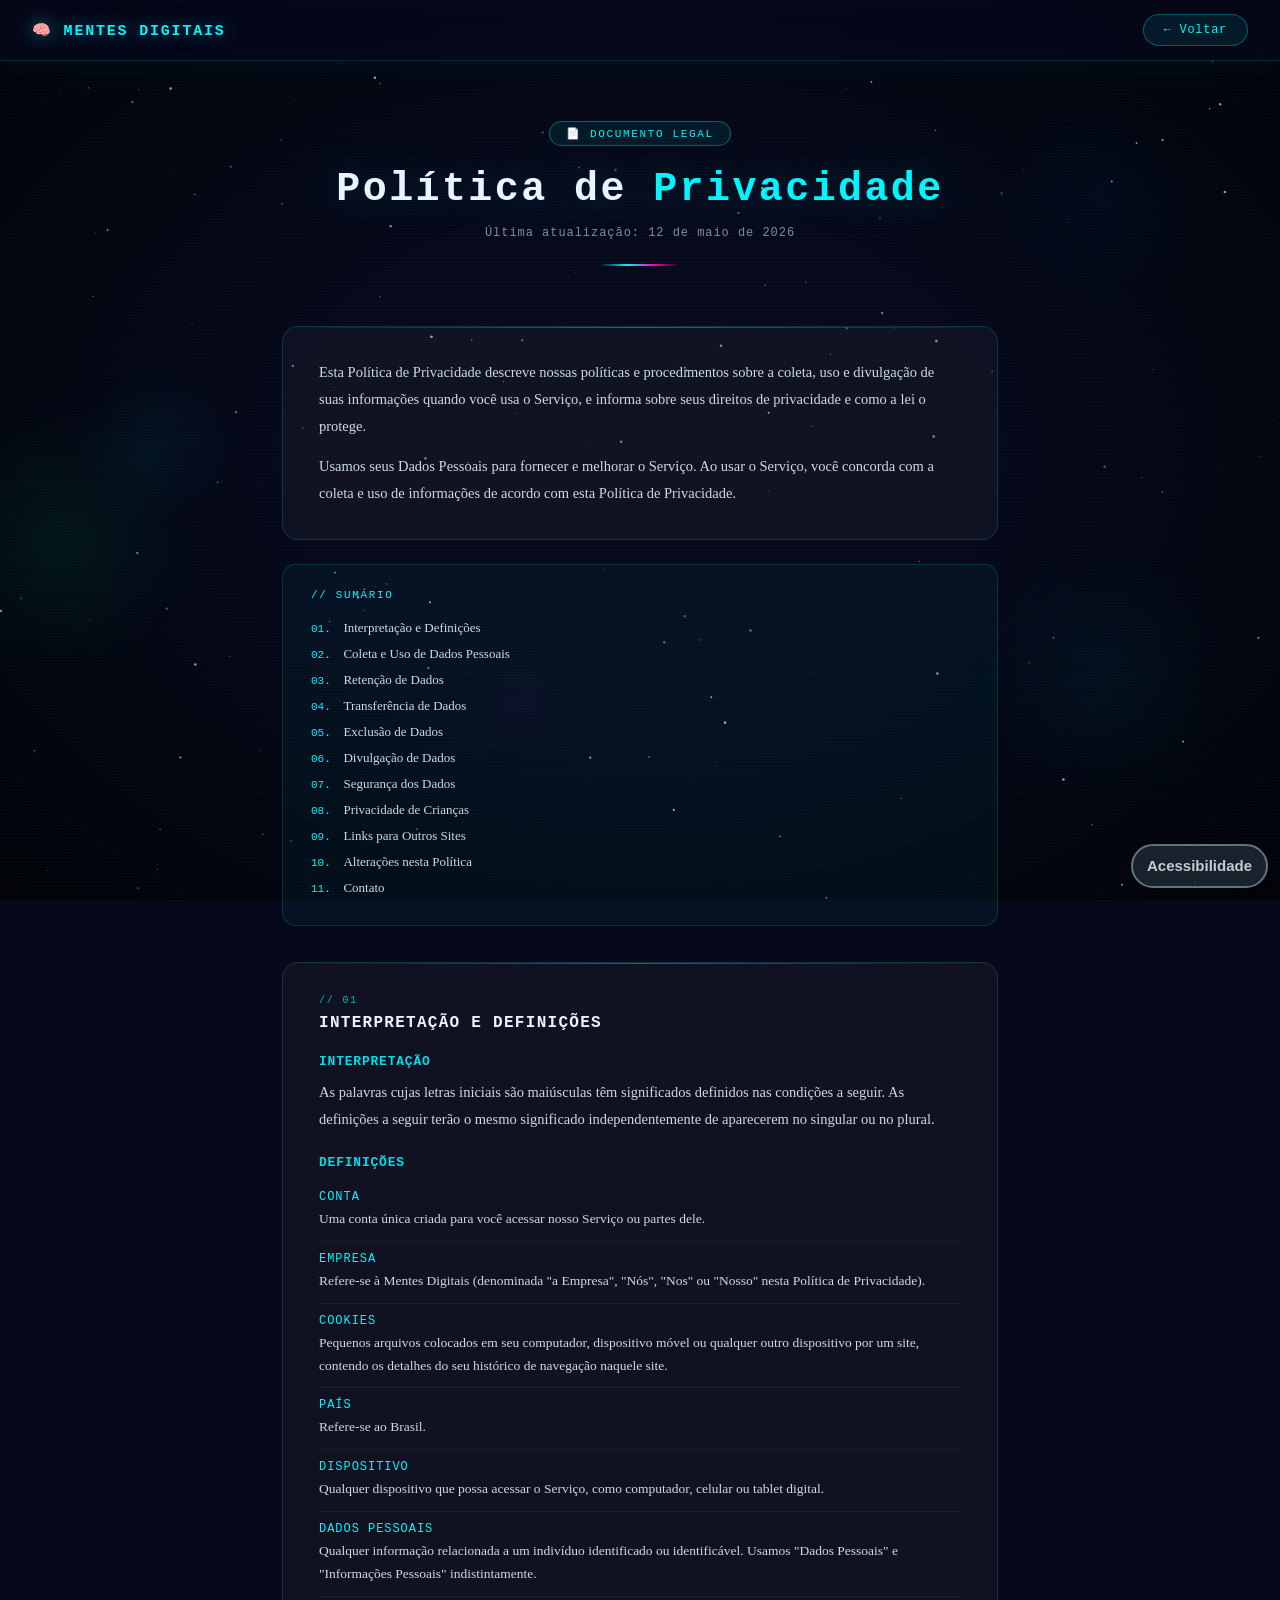
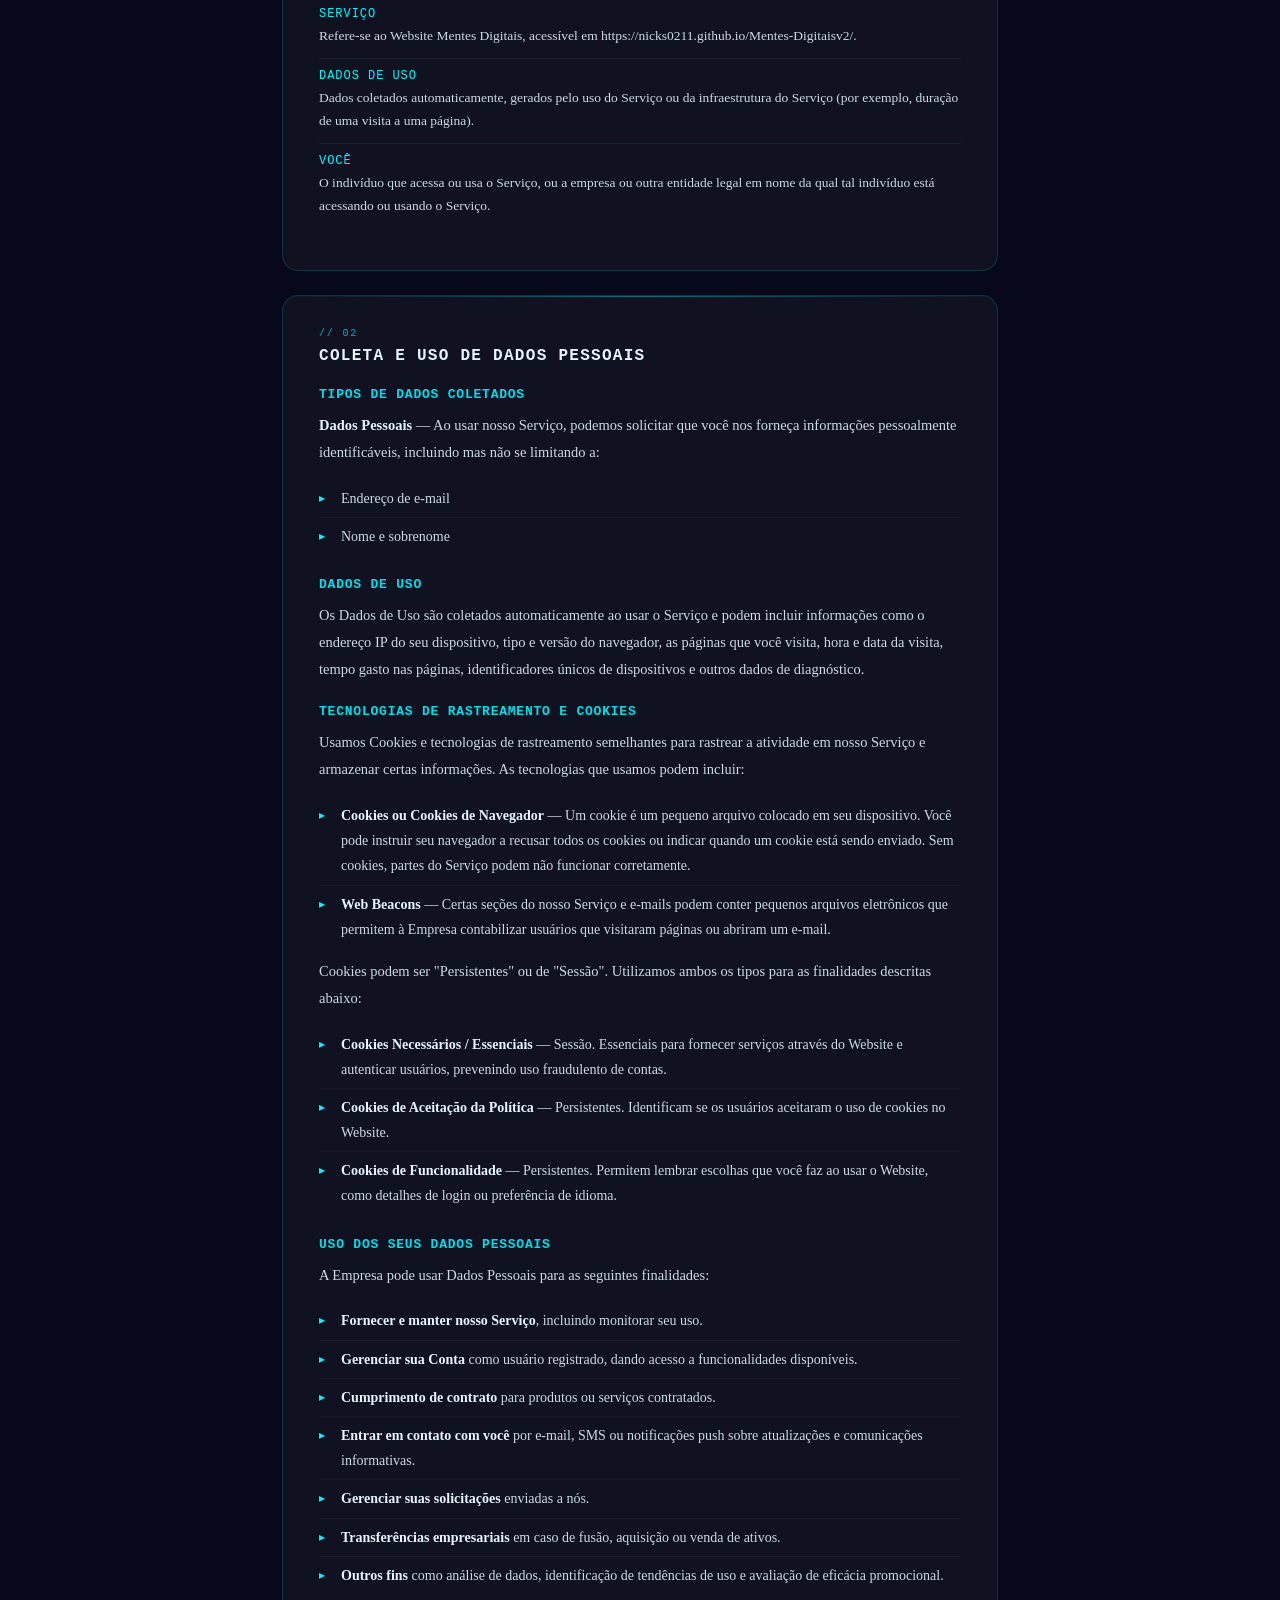
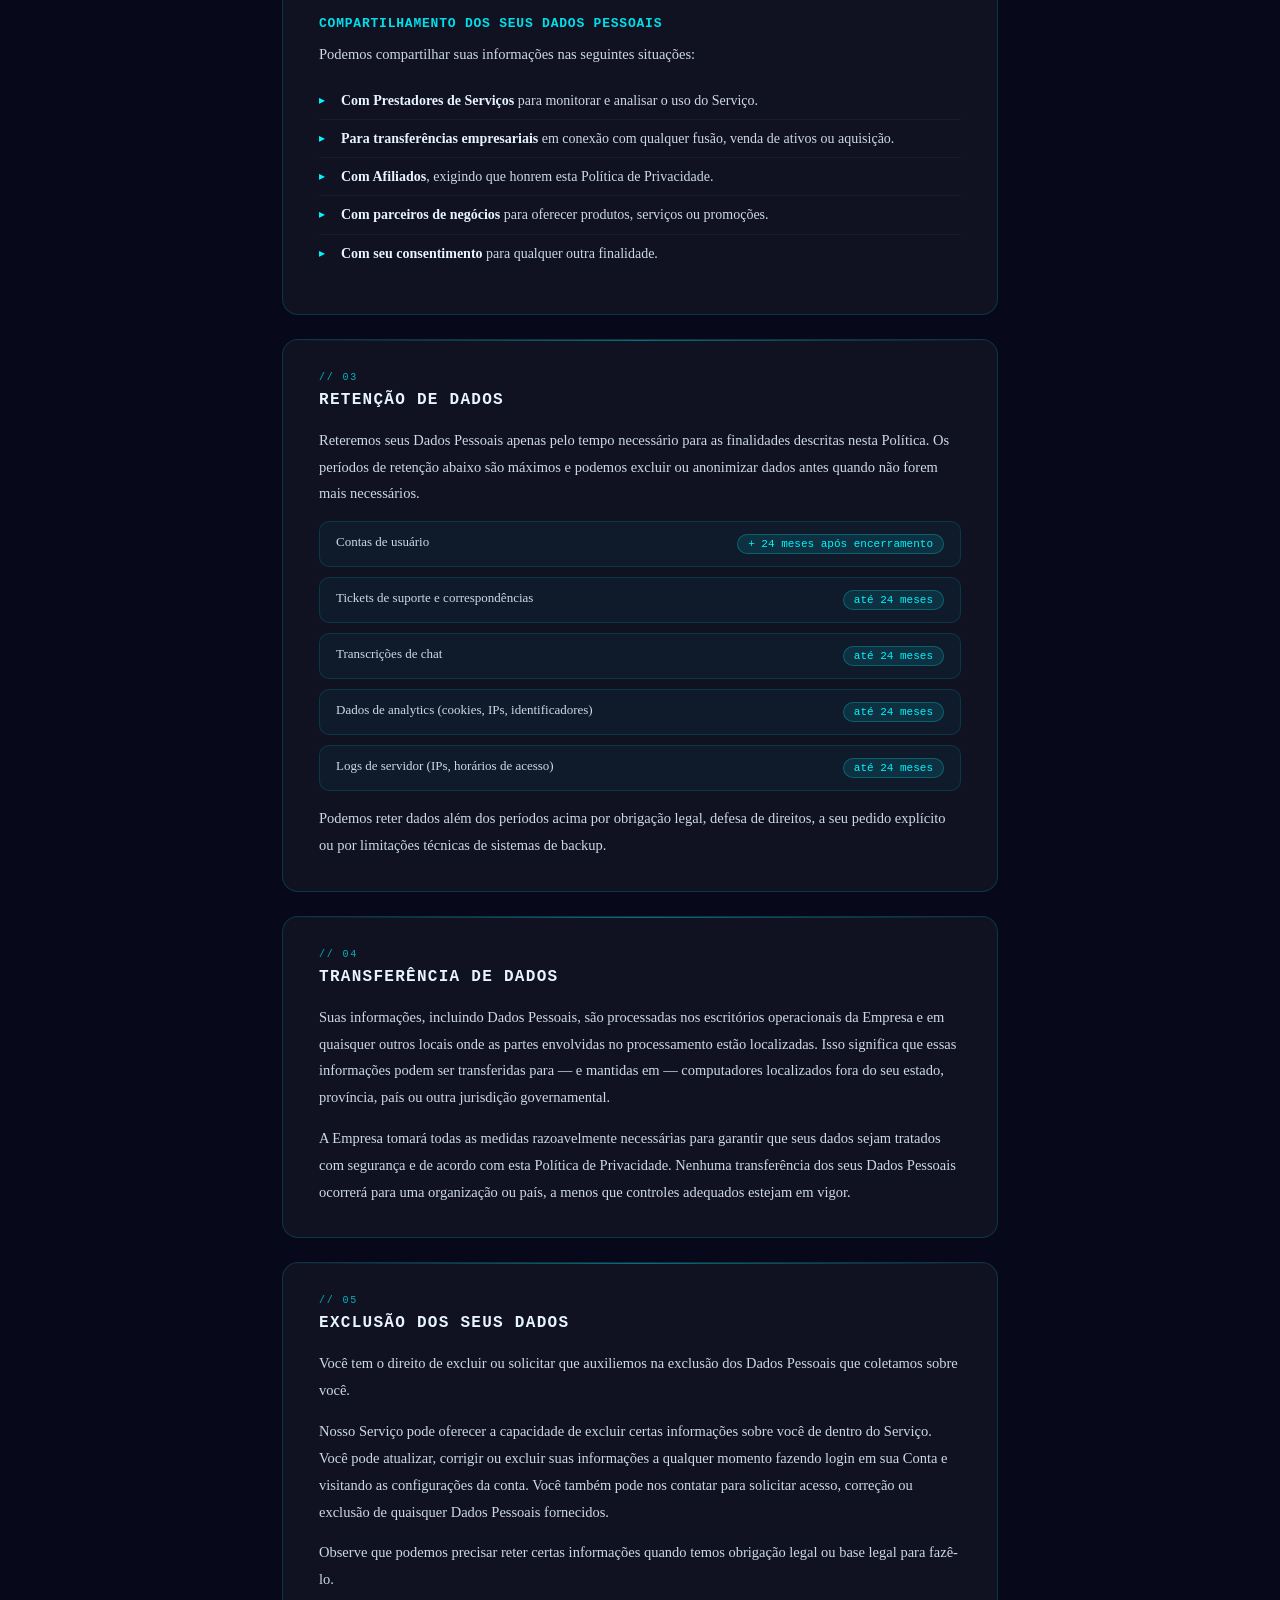
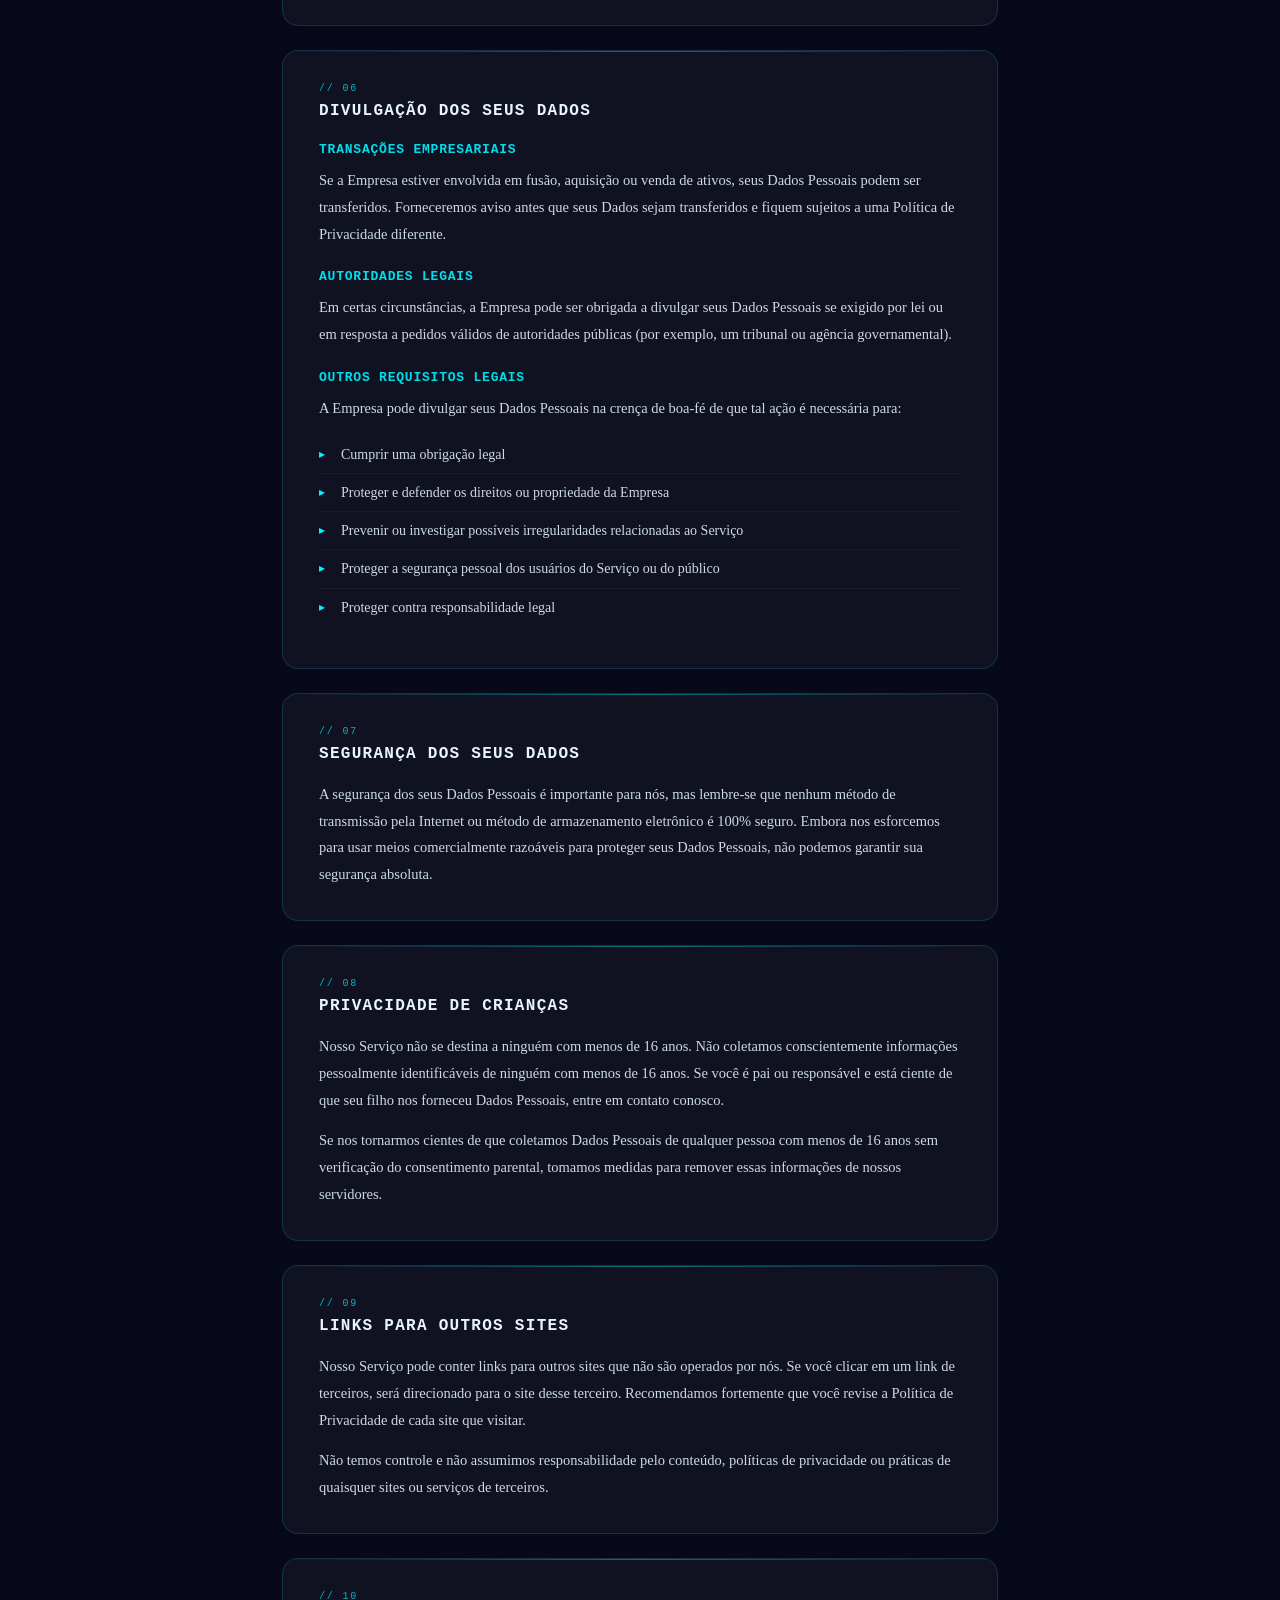
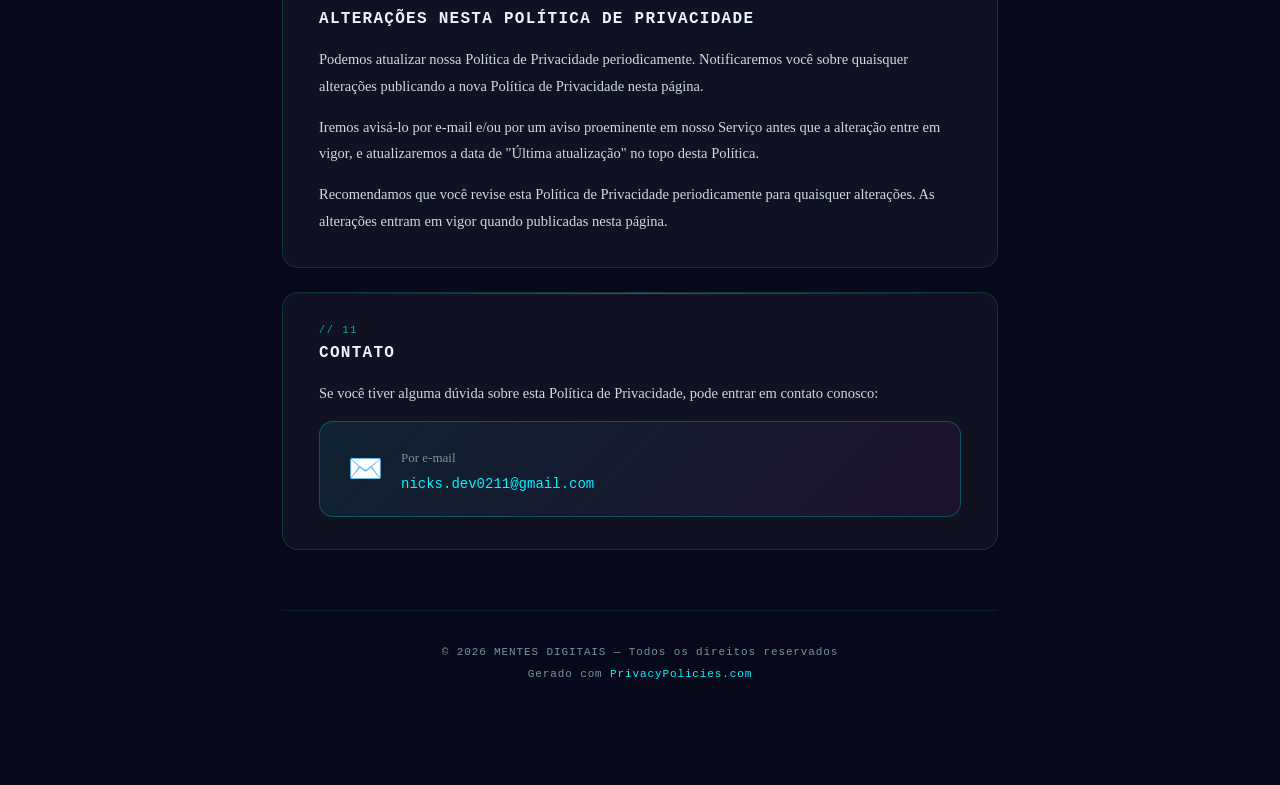
<file: privacidade.html>
<!DOCTYPE html>
<html lang="pt-br">
<head>
  <meta charset="UTF-8">
  <meta name="viewport" content="width=device-width, initial-scale=1.0">
  <title>Política de Privacidade — MENTES DIGITAIS</title>
  <style>
    :root {
      --bg: #07091a;
      --surface: rgba(255,255,255,0.04);
      --border: rgba(0,245,255,0.15);
      --cyan: #00f5ff;
      --magenta: #ff00cc;
      --green: #00ff88;
      --text: #cdd9e5;
      --muted: #7a90a4;
      --heading: #e8f4ff;
    }

    * { box-sizing: border-box; margin: 0; padding: 0; }

    body {
      background: var(--bg);
      color: var(--text);
      font-family: 'Georgia', 'Times New Roman', serif;
      min-height: 100vh;
      overflow-x: hidden;
    }

    /* BACKGROUNDS */
    .bg-vignette {
      position: fixed; inset: 0; pointer-events: none; z-index: 0;
      background: radial-gradient(ellipse at 50% 50%, transparent 40%, rgba(0,0,0,0.7) 100%);
    }
    .bg-scanline {
      position: fixed; inset: 0; pointer-events: none; z-index: 0; opacity: 0.025;
      background: repeating-linear-gradient(0deg, transparent, transparent 2px, rgba(0,245,255,1) 2px, rgba(0,245,255,1) 3px);
    }
    canvas#bg-particles { position: fixed; inset: 0; z-index: 0; pointer-events: none; }

    /* NAVBAR */
    .navbar {
      position: sticky; top: 0; z-index: 100;
      display: flex; align-items: center; gap: 12px;
      padding: 14px 32px;
      background: rgba(7,9,26,0.85);
      backdrop-filter: blur(18px);
      border-bottom: 1px solid var(--border);
      box-shadow: 0 2px 24px rgba(0,245,255,0.06);
    }
    .nav-logo {
      font-family: 'Courier New', monospace;
      font-size: 15px; font-weight: 700; letter-spacing: 0.12em;
      color: var(--cyan);
      text-shadow: 0 0 18px rgba(0,245,255,0.5);
      flex: 1;
    }
    .nav-back {
      background: rgba(0,245,255,0.08);
      color: var(--cyan);
      border: 1px solid rgba(0,245,255,0.3);
      font-family: 'Courier New', monospace;
      font-size: 12px; letter-spacing: 0.06em;
      padding: 8px 20px; border-radius: 25px; cursor: pointer;
      transition: all .2s;
      text-decoration: none; display: inline-block;
    }
    .nav-back:hover { background: rgba(0,245,255,0.18); box-shadow: 0 0 12px rgba(0,245,255,0.3); }

    /* CONTAINER */
    .container {
      position: relative; z-index: 1;
      max-width: 780px; margin: 0 auto;
      padding: 60px 32px 100px;
    }

    /* HERO */
    .hero {
      text-align: center; margin-bottom: 60px;
    }
    .hero-badge {
      display: inline-block;
      font-family: 'Courier New', monospace;
      font-size: 11px; letter-spacing: 0.15em; text-transform: uppercase;
      color: var(--cyan); border: 1px solid rgba(0,245,255,0.35);
      background: rgba(0,245,255,0.07);
      padding: 5px 16px; border-radius: 99px; margin-bottom: 20px;
    }
    .hero h1 {
      font-family: 'Courier New', monospace;
      font-size: clamp(26px, 5vw, 40px);
      font-weight: 700; letter-spacing: 0.06em;
      color: var(--heading);
      text-shadow: 0 0 40px rgba(0,245,255,0.25);
      margin-bottom: 12px;
      line-height: 1.2;
    }
    .hero h1 span { color: var(--cyan); }
    .hero .last-updated {
      font-family: 'Courier New', monospace;
      font-size: 12px; color: var(--muted); letter-spacing: 0.08em;
    }
    .hero-line {
      width: 80px; height: 2px; margin: 24px auto 0;
      background: linear-gradient(90deg, transparent, var(--cyan), var(--magenta), transparent);
    }

    /* SECTIONS */
    .policy-section {
      background: var(--surface);
      border: 1px solid var(--border);
      border-radius: 16px;
      padding: 32px 36px;
      margin-bottom: 24px;
      transition: border-color .3s;
      position: relative; overflow: hidden;
    }
    .policy-section::before {
      content: '';
      position: absolute; top: 0; left: 0; right: 0; height: 1px;
      background: linear-gradient(90deg, transparent, rgba(0,245,255,0.4), transparent);
    }
    .policy-section:hover { border-color: rgba(0,245,255,0.3); }

    .section-num {
      font-family: 'Courier New', monospace;
      font-size: 10px; letter-spacing: 0.18em; text-transform: uppercase;
      color: var(--cyan); margin-bottom: 8px; display: block; opacity: 0.7;
    }
    .policy-section h2 {
      font-family: 'Courier New', monospace;
      font-size: 16px; font-weight: 700; letter-spacing: 0.08em;
      color: var(--heading); margin-bottom: 18px;
      text-transform: uppercase;
    }
    .policy-section h3 {
      font-family: 'Courier New', monospace;
      font-size: 13px; font-weight: 600; letter-spacing: 0.06em;
      color: var(--cyan); margin: 22px 0 10px;
      text-transform: uppercase; opacity: 0.9;
    }
    .policy-section p {
      font-size: 14.5px; line-height: 1.85; color: var(--text);
      margin-bottom: 14px;
    }
    .policy-section p:last-child { margin-bottom: 0; }
    .policy-section ul {
      list-style: none; padding: 0; margin: 10px 0;
    }
    .policy-section ul li {
      font-size: 14px; line-height: 1.8; color: var(--text);
      padding: 6px 0 6px 22px; position: relative;
      border-bottom: 1px solid rgba(255,255,255,0.04);
    }
    .policy-section ul li:last-child { border-bottom: none; }
    .policy-section ul li::before {
      content: '▸';
      position: absolute; left: 0;
      color: var(--cyan); font-size: 12px; top: 8px;
    }
    .policy-section ul li strong {
      color: var(--heading); font-weight: 600;
    }

    /* DEFINITION LIST */
    .def-list { margin: 10px 0; }
    .def-item {
      padding: 10px 0; border-bottom: 1px solid rgba(0,245,255,0.07);
    }
    .def-item:last-child { border-bottom: none; }
    .def-term {
      font-family: 'Courier New', monospace;
      font-size: 12px; color: var(--cyan);
      text-transform: uppercase; letter-spacing: 0.08em;
      margin-bottom: 4px; display: block;
    }
    .def-desc { font-size: 13.5px; color: var(--text); line-height: 1.7; }

    /* RETENTION TABLE */
    .retention-grid {
      display: grid; gap: 10px; margin: 14px 0;
    }
    .ret-row {
      background: rgba(0,245,255,0.04);
      border: 1px solid rgba(0,245,255,0.12);
      border-radius: 10px; padding: 12px 16px;
      display: flex; justify-content: space-between; align-items: flex-start; gap: 12px;
    }
    .ret-label { font-size: 13px; color: var(--text); flex: 1; }
    .ret-period {
      font-family: 'Courier New', monospace;
      font-size: 11px; color: var(--cyan);
      background: rgba(0,245,255,0.1);
      border: 1px solid rgba(0,245,255,0.25);
      padding: 3px 10px; border-radius: 99px; white-space: nowrap;
    }

    /* CONTACT CARD */
    .contact-card {
      background: linear-gradient(135deg, rgba(0,245,255,0.07), rgba(255,0,204,0.05));
      border: 1px solid rgba(0,245,255,0.25);
      border-radius: 14px; padding: 24px 28px;
      display: flex; align-items: center; gap: 18px;
    }
    .contact-icon { font-size: 28px; }
    .contact-info p { font-size: 13px; color: var(--muted); margin-bottom: 4px; }
    .contact-email {
      font-family: 'Courier New', monospace;
      font-size: 14px; color: var(--cyan);
      text-decoration: none;
    }
    .contact-email:hover { text-decoration: underline; }

    /* FOOTER */
    .policy-footer {
      text-align: center; margin-top: 60px; padding-top: 30px;
      border-top: 1px solid rgba(0,245,255,0.1);
    }
    .policy-footer p {
      font-family: 'Courier New', monospace;
      font-size: 11px; color: var(--muted); letter-spacing: 0.08em;
      line-height: 2;
    }
    .policy-footer a { color: var(--cyan); text-decoration: none; }

    /* TOC */
    .toc {
      background: rgba(0,245,255,0.04);
      border: 1px solid rgba(0,245,255,0.15);
      border-radius: 14px; padding: 24px 28px;
      margin-bottom: 36px;
    }
    .toc-title {
      font-family: 'Courier New', monospace;
      font-size: 11px; letter-spacing: 0.15em; text-transform: uppercase;
      color: var(--cyan); margin-bottom: 14px; display: block;
    }
    .toc ol { list-style: none; padding: 0; counter-reset: toc; }
    .toc ol li {
      counter-increment: toc;
      padding: 5px 0; font-size: 13px; color: var(--text);
    }
    .toc ol li::before {
      content: counter(toc, decimal-leading-zero) '. ';
      font-family: 'Courier New', monospace;
      color: var(--cyan); font-size: 11px; margin-right: 6px;
    }
    .toc ol li a { color: var(--text); text-decoration: none; transition: color .2s; }
    .toc ol li a:hover { color: var(--cyan); }

    @media (max-width: 600px) {
      .container { padding: 36px 14px 60px; }
      .policy-section { padding: 18px 16px; }
      .navbar { padding: 12px 16px; }
      .nav-logo { font-size: 12px; }
      .nav-back { font-size: 11px; padding: 7px 14px; }
      .ret-row { flex-direction: column; gap: 6px; }
      .hero { margin-bottom: 36px; }
      h1 { font-size: 26px !important; }
      .toc { padding: 18px 16px; }
      .contact-card { flex-direction: column; gap: 10px; padding: 18px 16px; }
    }
    @media (max-width: 380px) {
      .container { padding: 28px 10px 50px; }
      .navbar { padding: 10px 12px; }
      .nav-logo { font-size: 11px; }
    }
  </style>
  <link rel="stylesheet" href="CSS/accessibility.css">
  <script src="js/accessibility.js" defer></script>
</head>
<body>

<div class="bg-vignette"></div>
<div class="bg-scanline"></div>
<canvas id="bg-particles"></canvas>

<nav class="navbar">
  <span class="nav-logo">🧠 MENTES DIGITAIS</span>
  <a href="home.html" class="nav-back">← Voltar</a>
</nav>

<div class="container">

  <div class="hero">
    <span class="hero-badge">📄 Documento Legal</span>
    <h1>Política de <span>Privacidade</span></h1>
    <p class="last-updated">Última atualização: 12 de maio de 2026</p>
    <div class="hero-line"></div>
  </div>

  <!-- INTRO -->
  <div class="policy-section">
    <p>Esta Política de Privacidade descreve nossas políticas e procedimentos sobre a coleta, uso e divulgação de suas informações quando você usa o Serviço, e informa sobre seus direitos de privacidade e como a lei o protege.</p>
    <p>Usamos seus Dados Pessoais para fornecer e melhorar o Serviço. Ao usar o Serviço, você concorda com a coleta e uso de informações de acordo com esta Política de Privacidade.</p>
  </div>

  <!-- TOC -->
  <nav class="toc">
    <span class="toc-title">// Sumário</span>
    <ol>
      <li><a href="#interpretacao">Interpretação e Definições</a></li>
      <li><a href="#coleta">Coleta e Uso de Dados Pessoais</a></li>
      <li><a href="#retencao">Retenção de Dados</a></li>
      <li><a href="#transferencia">Transferência de Dados</a></li>
      <li><a href="#exclusao">Exclusão de Dados</a></li>
      <li><a href="#divulgacao">Divulgação de Dados</a></li>
      <li><a href="#seguranca">Segurança dos Dados</a></li>
      <li><a href="#criancas">Privacidade de Crianças</a></li>
      <li><a href="#links">Links para Outros Sites</a></li>
      <li><a href="#alteracoes">Alterações nesta Política</a></li>
      <li><a href="#contato">Contato</a></li>
    </ol>
  </nav>

  <!-- 1. INTERPRETAÇÃO E DEFINIÇÕES -->
  <div class="policy-section" id="interpretacao">
    <span class="section-num">// 01</span>
    <h2>Interpretação e Definições</h2>

    <h3>Interpretação</h3>
    <p>As palavras cujas letras iniciais são maiúsculas têm significados definidos nas condições a seguir. As definições a seguir terão o mesmo significado independentemente de aparecerem no singular ou no plural.</p>

    <h3>Definições</h3>
    <div class="def-list">
      <div class="def-item">
        <span class="def-term">Conta</span>
        <span class="def-desc">Uma conta única criada para você acessar nosso Serviço ou partes dele.</span>
      </div>
      <div class="def-item">
        <span class="def-term">Empresa</span>
        <span class="def-desc">Refere-se à Mentes Digitais (denominada "a Empresa", "Nós", "Nos" ou "Nosso" nesta Política de Privacidade).</span>
      </div>
      <div class="def-item">
        <span class="def-term">Cookies</span>
        <span class="def-desc">Pequenos arquivos colocados em seu computador, dispositivo móvel ou qualquer outro dispositivo por um site, contendo os detalhes do seu histórico de navegação naquele site.</span>
      </div>
      <div class="def-item">
        <span class="def-term">País</span>
        <span class="def-desc">Refere-se ao Brasil.</span>
      </div>
      <div class="def-item">
        <span class="def-term">Dispositivo</span>
        <span class="def-desc">Qualquer dispositivo que possa acessar o Serviço, como computador, celular ou tablet digital.</span>
      </div>
      <div class="def-item">
        <span class="def-term">Dados Pessoais</span>
        <span class="def-desc">Qualquer informação relacionada a um indivíduo identificado ou identificável. Usamos "Dados Pessoais" e "Informações Pessoais" indistintamente.</span>
      </div>
      <div class="def-item">
        <span class="def-term">Serviço</span>
        <span class="def-desc">Refere-se ao Website Mentes Digitais, acessível em https://nicks0211.github.io/Mentes-Digitaisv2/.</span>
      </div>
      <div class="def-item">
        <span class="def-term">Dados de Uso</span>
        <span class="def-desc">Dados coletados automaticamente, gerados pelo uso do Serviço ou da infraestrutura do Serviço (por exemplo, duração de uma visita a uma página).</span>
      </div>
      <div class="def-item">
        <span class="def-term">Você</span>
        <span class="def-desc">O indivíduo que acessa ou usa o Serviço, ou a empresa ou outra entidade legal em nome da qual tal indivíduo está acessando ou usando o Serviço.</span>
      </div>
    </div>
  </div>

  <!-- 2. COLETA E USO -->
  <div class="policy-section" id="coleta">
    <span class="section-num">// 02</span>
    <h2>Coleta e Uso de Dados Pessoais</h2>

    <h3>Tipos de Dados Coletados</h3>
    <p><strong style="color:var(--heading)">Dados Pessoais</strong> — Ao usar nosso Serviço, podemos solicitar que você nos forneça informações pessoalmente identificáveis, incluindo mas não se limitando a:</p>
    <ul>
      <li>Endereço de e-mail</li>
      <li>Nome e sobrenome</li>
    </ul>

    <h3>Dados de Uso</h3>
    <p>Os Dados de Uso são coletados automaticamente ao usar o Serviço e podem incluir informações como o endereço IP do seu dispositivo, tipo e versão do navegador, as páginas que você visita, hora e data da visita, tempo gasto nas páginas, identificadores únicos de dispositivos e outros dados de diagnóstico.</p>

    <h3>Tecnologias de Rastreamento e Cookies</h3>
    <p>Usamos Cookies e tecnologias de rastreamento semelhantes para rastrear a atividade em nosso Serviço e armazenar certas informações. As tecnologias que usamos podem incluir:</p>
    <ul>
      <li><strong>Cookies ou Cookies de Navegador</strong> — Um cookie é um pequeno arquivo colocado em seu dispositivo. Você pode instruir seu navegador a recusar todos os cookies ou indicar quando um cookie está sendo enviado. Sem cookies, partes do Serviço podem não funcionar corretamente.</li>
      <li><strong>Web Beacons</strong> — Certas seções do nosso Serviço e e-mails podem conter pequenos arquivos eletrônicos que permitem à Empresa contabilizar usuários que visitaram páginas ou abriram um e-mail.</li>
    </ul>

    <p>Cookies podem ser "Persistentes" ou de "Sessão". Utilizamos ambos os tipos para as finalidades descritas abaixo:</p>
    <ul>
      <li><strong>Cookies Necessários / Essenciais</strong> — Sessão. Essenciais para fornecer serviços através do Website e autenticar usuários, prevenindo uso fraudulento de contas.</li>
      <li><strong>Cookies de Aceitação da Política</strong> — Persistentes. Identificam se os usuários aceitaram o uso de cookies no Website.</li>
      <li><strong>Cookies de Funcionalidade</strong> — Persistentes. Permitem lembrar escolhas que você faz ao usar o Website, como detalhes de login ou preferência de idioma.</li>
    </ul>

    <h3>Uso dos Seus Dados Pessoais</h3>
    <p>A Empresa pode usar Dados Pessoais para as seguintes finalidades:</p>
    <ul>
      <li><strong>Fornecer e manter nosso Serviço</strong>, incluindo monitorar seu uso.</li>
      <li><strong>Gerenciar sua Conta</strong> como usuário registrado, dando acesso a funcionalidades disponíveis.</li>
      <li><strong>Cumprimento de contrato</strong> para produtos ou serviços contratados.</li>
      <li><strong>Entrar em contato com você</strong> por e-mail, SMS ou notificações push sobre atualizações e comunicações informativas.</li>
      <li><strong>Gerenciar suas solicitações</strong> enviadas a nós.</li>
      <li><strong>Transferências empresariais</strong> em caso de fusão, aquisição ou venda de ativos.</li>
      <li><strong>Outros fins</strong> como análise de dados, identificação de tendências de uso e avaliação de eficácia promocional.</li>
    </ul>

    <h3>Compartilhamento dos Seus Dados Pessoais</h3>
    <p>Podemos compartilhar suas informações nas seguintes situações:</p>
    <ul>
      <li><strong>Com Prestadores de Serviços</strong> para monitorar e analisar o uso do Serviço.</li>
      <li><strong>Para transferências empresariais</strong> em conexão com qualquer fusão, venda de ativos ou aquisição.</li>
      <li><strong>Com Afiliados</strong>, exigindo que honrem esta Política de Privacidade.</li>
      <li><strong>Com parceiros de negócios</strong> para oferecer produtos, serviços ou promoções.</li>
      <li><strong>Com seu consentimento</strong> para qualquer outra finalidade.</li>
    </ul>
  </div>

  <!-- 3. RETENÇÃO -->
  <div class="policy-section" id="retencao">
    <span class="section-num">// 03</span>
    <h2>Retenção de Dados</h2>
    <p>Reteremos seus Dados Pessoais apenas pelo tempo necessário para as finalidades descritas nesta Política. Os períodos de retenção abaixo são máximos e podemos excluir ou anonimizar dados antes quando não forem mais necessários.</p>

    <div class="retention-grid">
      <div class="ret-row">
        <span class="ret-label">Contas de usuário</span>
        <span class="ret-period">+ 24 meses após encerramento</span>
      </div>
      <div class="ret-row">
        <span class="ret-label">Tickets de suporte e correspondências</span>
        <span class="ret-period">até 24 meses</span>
      </div>
      <div class="ret-row">
        <span class="ret-label">Transcrições de chat</span>
        <span class="ret-period">até 24 meses</span>
      </div>
      <div class="ret-row">
        <span class="ret-label">Dados de analytics (cookies, IPs, identificadores)</span>
        <span class="ret-period">até 24 meses</span>
      </div>
      <div class="ret-row">
        <span class="ret-label">Logs de servidor (IPs, horários de acesso)</span>
        <span class="ret-period">até 24 meses</span>
      </div>
    </div>

    <p>Podemos reter dados além dos períodos acima por obrigação legal, defesa de direitos, a seu pedido explícito ou por limitações técnicas de sistemas de backup.</p>
  </div>

  <!-- 4. TRANSFERÊNCIA -->
  <div class="policy-section" id="transferencia">
    <span class="section-num">// 04</span>
    <h2>Transferência de Dados</h2>
    <p>Suas informações, incluindo Dados Pessoais, são processadas nos escritórios operacionais da Empresa e em quaisquer outros locais onde as partes envolvidas no processamento estão localizadas. Isso significa que essas informações podem ser transferidas para — e mantidas em — computadores localizados fora do seu estado, província, país ou outra jurisdição governamental.</p>
    <p>A Empresa tomará todas as medidas razoavelmente necessárias para garantir que seus dados sejam tratados com segurança e de acordo com esta Política de Privacidade. Nenhuma transferência dos seus Dados Pessoais ocorrerá para uma organização ou país, a menos que controles adequados estejam em vigor.</p>
  </div>

  <!-- 5. EXCLUSÃO -->
  <div class="policy-section" id="exclusao">
    <span class="section-num">// 05</span>
    <h2>Exclusão dos Seus Dados</h2>
    <p>Você tem o direito de excluir ou solicitar que auxiliemos na exclusão dos Dados Pessoais que coletamos sobre você.</p>
    <p>Nosso Serviço pode oferecer a capacidade de excluir certas informações sobre você de dentro do Serviço. Você pode atualizar, corrigir ou excluir suas informações a qualquer momento fazendo login em sua Conta e visitando as configurações da conta. Você também pode nos contatar para solicitar acesso, correção ou exclusão de quaisquer Dados Pessoais fornecidos.</p>
    <p>Observe que podemos precisar reter certas informações quando temos obrigação legal ou base legal para fazê-lo.</p>
  </div>

  <!-- 6. DIVULGAÇÃO -->
  <div class="policy-section" id="divulgacao">
    <span class="section-num">// 06</span>
    <h2>Divulgação dos Seus Dados</h2>

    <h3>Transações Empresariais</h3>
    <p>Se a Empresa estiver envolvida em fusão, aquisição ou venda de ativos, seus Dados Pessoais podem ser transferidos. Forneceremos aviso antes que seus Dados sejam transferidos e fiquem sujeitos a uma Política de Privacidade diferente.</p>

    <h3>Autoridades Legais</h3>
    <p>Em certas circunstâncias, a Empresa pode ser obrigada a divulgar seus Dados Pessoais se exigido por lei ou em resposta a pedidos válidos de autoridades públicas (por exemplo, um tribunal ou agência governamental).</p>

    <h3>Outros Requisitos Legais</h3>
    <p>A Empresa pode divulgar seus Dados Pessoais na crença de boa-fé de que tal ação é necessária para:</p>
    <ul>
      <li>Cumprir uma obrigação legal</li>
      <li>Proteger e defender os direitos ou propriedade da Empresa</li>
      <li>Prevenir ou investigar possíveis irregularidades relacionadas ao Serviço</li>
      <li>Proteger a segurança pessoal dos usuários do Serviço ou do público</li>
      <li>Proteger contra responsabilidade legal</li>
    </ul>
  </div>

  <!-- 7. SEGURANÇA -->
  <div class="policy-section" id="seguranca">
    <span class="section-num">// 07</span>
    <h2>Segurança dos Seus Dados</h2>
    <p>A segurança dos seus Dados Pessoais é importante para nós, mas lembre-se que nenhum método de transmissão pela Internet ou método de armazenamento eletrônico é 100% seguro. Embora nos esforcemos para usar meios comercialmente razoáveis para proteger seus Dados Pessoais, não podemos garantir sua segurança absoluta.</p>
  </div>

  <!-- 8. CRIANÇAS -->
  <div class="policy-section" id="criancas">
    <span class="section-num">// 08</span>
    <h2>Privacidade de Crianças</h2>
    <p>Nosso Serviço não se destina a ninguém com menos de 16 anos. Não coletamos conscientemente informações pessoalmente identificáveis de ninguém com menos de 16 anos. Se você é pai ou responsável e está ciente de que seu filho nos forneceu Dados Pessoais, entre em contato conosco.</p>
    <p>Se nos tornarmos cientes de que coletamos Dados Pessoais de qualquer pessoa com menos de 16 anos sem verificação do consentimento parental, tomamos medidas para remover essas informações de nossos servidores.</p>
  </div>

  <!-- 9. LINKS -->
  <div class="policy-section" id="links">
    <span class="section-num">// 09</span>
    <h2>Links para Outros Sites</h2>
    <p>Nosso Serviço pode conter links para outros sites que não são operados por nós. Se você clicar em um link de terceiros, será direcionado para o site desse terceiro. Recomendamos fortemente que você revise a Política de Privacidade de cada site que visitar.</p>
    <p>Não temos controle e não assumimos responsabilidade pelo conteúdo, políticas de privacidade ou práticas de quaisquer sites ou serviços de terceiros.</p>
  </div>

  <!-- 10. ALTERAÇÕES -->
  <div class="policy-section" id="alteracoes">
    <span class="section-num">// 10</span>
    <h2>Alterações nesta Política de Privacidade</h2>
    <p>Podemos atualizar nossa Política de Privacidade periodicamente. Notificaremos você sobre quaisquer alterações publicando a nova Política de Privacidade nesta página.</p>
    <p>Iremos avisá-lo por e-mail e/ou por um aviso proeminente em nosso Serviço antes que a alteração entre em vigor, e atualizaremos a data de "Última atualização" no topo desta Política.</p>
    <p>Recomendamos que você revise esta Política de Privacidade periodicamente para quaisquer alterações. As alterações entram em vigor quando publicadas nesta página.</p>
  </div>

  <!-- 11. CONTATO -->
  <div class="policy-section" id="contato">
    <span class="section-num">// 11</span>
    <h2>Contato</h2>
    <p>Se você tiver alguma dúvida sobre esta Política de Privacidade, pode entrar em contato conosco:</p>
    <div class="contact-card">
      <div class="contact-icon">✉️</div>
      <div class="contact-info">
        <p>Por e-mail</p>
        <a href="mailto:nicks.dev0211@gmail.com" class="contact-email">nicks.dev0211@gmail.com</a>
      </div>
    </div>
  </div>

  <footer class="policy-footer">
    <p>© 2026 MENTES DIGITAIS — Todos os direitos reservados</p>
    <p>Gerado com <a href="https://www.privacypolicies.com" target="_blank">PrivacyPolicies.com</a></p>
  </footer>

</div><!-- /.container -->

<script>
(function(){
  const c = document.getElementById('bg-particles');
  const ctx = c.getContext('2d');
  let W, H, stars=[], orbs=[];
  function resize(){ W=c.width=innerWidth; H=c.height=innerHeight; }
  resize(); addEventListener('resize', resize);
  for(let i=0;i<180;i++) stars.push({ x:Math.random(), y:Math.random(), r:Math.random()*1.2+0.2, a:Math.random(), sp:Math.random()*0.004+0.001 });
  const colors=['rgba(0,245,255,','rgba(255,0,204,','rgba(0,255,136,','rgba(0,140,255,'];
  for(let i=0;i<5;i++) orbs.push({ x:Math.random(), y:Math.random(), vx:(Math.random()-.5)*0.0003, vy:(Math.random()-.5)*0.0003, r:Math.random()*110+50, color:colors[i%colors.length], a:Math.random()*0.05+0.02 });
  function draw(){
    ctx.clearRect(0,0,W,H);
    stars.forEach(s=>{ s.a+=s.sp; if(s.a>1) s.a=0; const alpha=Math.sin(s.a*Math.PI); ctx.beginPath(); ctx.arc(s.x*W,s.y*H,s.r,0,Math.PI*2); ctx.fillStyle=`rgba(200,240,255,${alpha*0.7})`; ctx.fill(); });
    orbs.forEach(o=>{ o.x+=o.vx; o.y+=o.vy; if(o.x<0||o.x>1) o.vx*=-1; if(o.y<0||o.y>1) o.vy*=-1; const g=ctx.createRadialGradient(o.x*W,o.y*H,0,o.x*W,o.y*H,o.r); g.addColorStop(0,o.color+o.a+')'); g.addColorStop(1,o.color+'0)'); ctx.beginPath(); ctx.arc(o.x*W,o.y*H,o.r,0,Math.PI*2); ctx.fillStyle=g; ctx.fill(); });
    requestAnimationFrame(draw);
  }
  draw();
})();
</script>

</body>
</html>
</file>
<file: CSS/accessibility.css>
:root {
  --md-page-zoom: 1;
  zoom: var(--md-page-zoom);
}

body.md-high-contrast {
  background: #000 !important;
  color: #fff !important;
}

body.md-login-accessible-scroll {
  overflow: auto !important;
  align-items: flex-start !important;
}

body.md-high-contrast::before,
body.md-high-contrast::after {
  display: none !important;
  animation: none !important;
}

body.md-high-contrast *,
body.md-high-contrast *::before,
body.md-high-contrast *::after {
  color: #fff !important;
  background-color: #000 !important;
  background-image: none !important;
  border-color: #fff !important;
  box-shadow: none !important;
  text-shadow: none !important;
}

body.md-high-contrast a {
  color: #ff0 !important;
  text-decoration: underline !important;
}

body.md-high-contrast button,
body.md-high-contrast input,
body.md-high-contrast select,
body.md-high-contrast textarea {
  border: 2px solid #fff !important;
}

body.md-high-contrast ::placeholder {
  color: #ddd !important;
  opacity: 1 !important;
}

body.md-reduced-motion *,
body.md-reduced-motion *::before,
body.md-reduced-motion *::after {
  scroll-behavior: auto !important;
  animation-duration: 0.01ms !important;
  animation-iteration-count: 1 !important;
  transition-duration: 0.01ms !important;
  scroll-animation: none !important;
}

body.md-reduced-motion #bg-particles,
body.md-reduced-motion .bg-canvas {
  display: none !important;
}

body.md-a11y-line-spacing :is(p, li, label, button, input, select, textarea, td, th) {
  line-height: var(--md-line-height) !important;
}

@media (prefers-reduced-motion: reduce) {
  html:focus-within { scroll-behavior: auto; }
}

:focus-visible {
  outline: 3px solid #ffdc00 !important;
  outline-offset: 3px !important;
}

.md-a11y-skip {
  position: fixed;
  z-index: 100001;
  top: 10px;
  left: 10px;
  padding: 12px 16px;
  transform: translateY(-160%);
  border: 2px solid #fff;
  border-radius: 8px;
  background: #000;
  color: #fff;
  font: 700 16px/1.4 Arial, sans-serif;
}

.md-a11y-skip:focus {
  transform: translateY(0);
}

#md-accessibility {
  position: fixed;
  z-index: 100000;
  right: max(12px, env(safe-area-inset-right));
  bottom: max(12px, env(safe-area-inset-bottom));
  width: min(360px, calc(100vw - 24px));
  color: #101820;
  font: 16px/1.45 Arial, sans-serif;
  text-align: left;
  pointer-events: none;
}

#md-accessibility button {
  box-sizing: border-box;
  min-height: 44px;
  margin: 0;
  padding: 10px 14px;
  border: 2px solid #16324f;
  border-radius: 8px;
  background: #fff;
  color: #101820;
  box-shadow: none;
  font: 700 15px/1.3 Arial, sans-serif;
  letter-spacing: normal;
  text-align: left;
  text-transform: none;
  cursor: pointer;
  pointer-events: auto;
}

#md-accessibility button:hover {
  background: #e8f2ff;
  color: #101820;
  box-shadow: none;
  filter: none;
  transform: none;
}

#md-accessibility button:focus-visible {
  outline: 3px solid #f0a000 !important;
  outline-offset: 3px !important;
}

#md-accessibility .md-a11y-launcher {
  display: block;
  margin-left: auto;
  border-color: #788896;
  border-radius: 999px;
  background: #1d2935;
  color: #edf2f6;
  box-shadow: 0 1px 4px #0006;
  opacity: 0.84;
  text-align: center;
  transition: opacity 0.2s ease, background-color 0.2s ease;
}

#md-accessibility .md-a11y-launcher:hover {
  background: #293746;
  color: #fff;
  opacity: 1;
  box-shadow: 0 2px 8px #0007;
}

#md-accessibility .md-a11y-panel {
  max-height: min(76vh, 640px);
  margin-bottom: 10px;
  padding: 18px;
  overflow-y: auto;
  border: 2px solid #16324f;
  border-radius: 14px;
  background: #fff;
  color: #101820;
  box-shadow: 0 8px 32px #0007;
  pointer-events: auto;
}

#md-accessibility .md-a11y-panel[hidden] {
  display: none !important;
}

#md-accessibility .md-a11y-heading {
  display: flex;
  align-items: center;
  justify-content: space-between;
  gap: 12px;
  margin-bottom: 16px;
}

#md-accessibility .md-a11y-heading h2 {
  margin: 0;
  color: #101820;
  font: 700 19px/1.25 Arial, sans-serif;
  letter-spacing: normal;
  text-align: left;
  text-shadow: none;
  text-transform: none;
}

#md-accessibility .md-a11y-close {
  min-width: 44px;
  padding: 4px 10px;
  font-size: 24px;
  text-align: center;
}

#md-accessibility .md-a11y-group {
  margin-bottom: 12px;
}

#md-accessibility .md-a11y-label {
  display: block;
  margin-bottom: 6px;
  color: #101820;
  font-size: 15px;
  font-weight: 700;
}

#md-accessibility .md-a11y-zoom {
  display: flex;
  align-items: center;
  justify-content: space-between;
  gap: 12px;
}

#md-accessibility .md-a11y-zoom span {
  min-width: 52px;
  color: #101820;
  font-weight: 700;
  text-align: center;
}

#md-accessibility .md-a11y-zoom output,
#md-accessibility .md-a11y-output {
  color: #101820;
  font-size: 14px;
  font-weight: 700;
}

#md-accessibility .md-a11y-control {
  min-width: 56px;
  text-align: center !important;
}

#md-accessibility .md-a11y-range {
  display: block;
  width: 100%;
  height: 32px;
  margin: 6px 0 0;
  padding: 0;
  accent-color: #12385a;
  cursor: pointer;
}

#md-accessibility .md-a11y-preview {
  margin-top: 12px;
  padding: 12px;
  border: 1px solid #9aa9b6;
  border-radius: 8px;
  background: #f1f5f8;
  color: #101820;
}

#md-accessibility .md-a11y-preview .md-a11y-label {
  margin-bottom: 6px;
}

#md-accessibility .md-a11y-preview p {
  margin: 0;
  color: #101820;
}

#md-accessibility .md-a11y-option {
  display: flex;
  width: 100%;
  align-items: center;
  justify-content: space-between;
  gap: 12px;
  margin-top: 8px !important;
}

#md-accessibility .md-a11y-option[aria-pressed="true"] {
  background: #e3f2ff;
  outline: 2px solid #16324f;
}

#md-accessibility .md-a11y-reset {
  width: 100%;
  margin-top: 10px !important;
  text-align: center !important;
}

#md-accessibility .md-a11y-captions,
#md-accessibility .md-a11y-note,
#md-accessibility .md-a11y-status {
  margin: 12px 0 0;
  color: #273849;
  font: 14px/1.5 Arial, sans-serif;
}

#md-accessibility .md-a11y-status:empty {
  display: none;
}

@media (max-width: 420px) {
  #md-accessibility {
    right: 8px;
    bottom: max(8px, env(safe-area-inset-bottom));
    width: min(360px, calc(100vw - 16px));
  }
}
</file>
